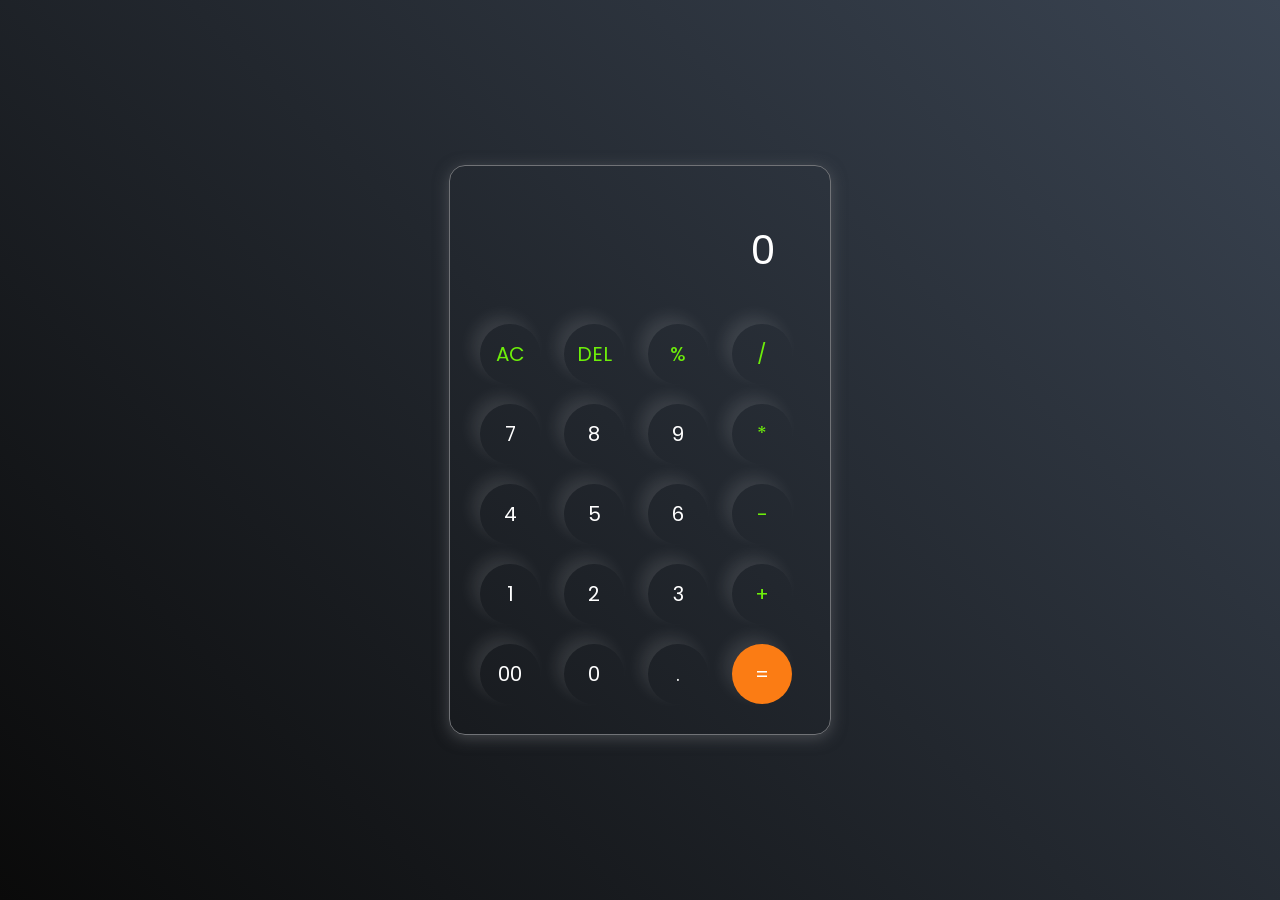
<file: calculator/index.html>
<!DOCTYPE html>
<html lang="en">
<head>
    <meta charset="UTF-8">
    <meta name="viewport" content="width=device-width, initial-scale=1.0">
    <link rel="stylesheet" href="style.css">
    <title>Calculator</title>
</head>
<body>
    <div class="Calculator">
        <input type="text" placeholder="0" id="inputBox">
        <div>
            <button class="operator">AC</button>
            <button class="operator">DEL</button>
            <button class="operator">%</button>
            <button class="operator">/</button>
        </div>
        <div>
            <button>7</button>
            <button>8</button>
            <button>9</button>
            <button class="operator">*</button>
        </div>
        <div>
            <button>4</button>
            <button>5</button>
            <button>6</button>
            <button class="operator">-</button>
        </div>
        <div>
            <button>1</button>
            <button>2</button>
            <button>3</button>
            <button class="operator">+</button>
        </div>
        <div>
            <button>00</button>
            <button>0</button>
            <button>.</button>
            <button class="equalBtn">=</button>
        </div>
    </div>
    <script src="script.js"></script>
</body>
</html>
</file>
<file: calculator/style.css>
@import url('https://fonts.googleapis.com/css2?family=Poppins:wght@500&display=swap');
*{
    margin: 0;
    padding: 0;
    box-sizing: border-box;
    font-family: 'Poppins',sans-serif;
}

body{
    width: 100%;
    height: 100vh;
    display: flex;
    justify-content: center;
    align-items: center;
    background: linear-gradient(45deg, #0a0a0a, #3a4452);

}

.Calculator{
    border: 1px solid #717377;
    padding: 20px;
    border-radius: 16px;
    background: transparent;
    box-shadow: 0px 3px 15px rgba(113, 115, 119, 0.5);

}

input{
    width: 320px;
    border: none;
    padding: 24px;
    margin: 10px;
    background: transparent;
    box-shadow: 0px 3px 15px rgbs(84, 84, 84, 0.1);
    font-size: 40px;
    text-align: right;
    cursor: pointer;
    color: #fff;
}

input::placeholder{
    color: #fff;
}

button{
    border: none;
    width: 60px;
    height: 60px;
    margin: 10px;
    border-radius: 50%;
    background: transparent;
    color: #fff;
    font-size: 20px;
    box-shadow: -8px -8px 15px rgba(255, 255, 255, 0.1);
    cursor: pointer;
}
.equalBtn{
    background-color: #fb7c14;
}
.operator{
    color: #6dee0a;
}
</file>
